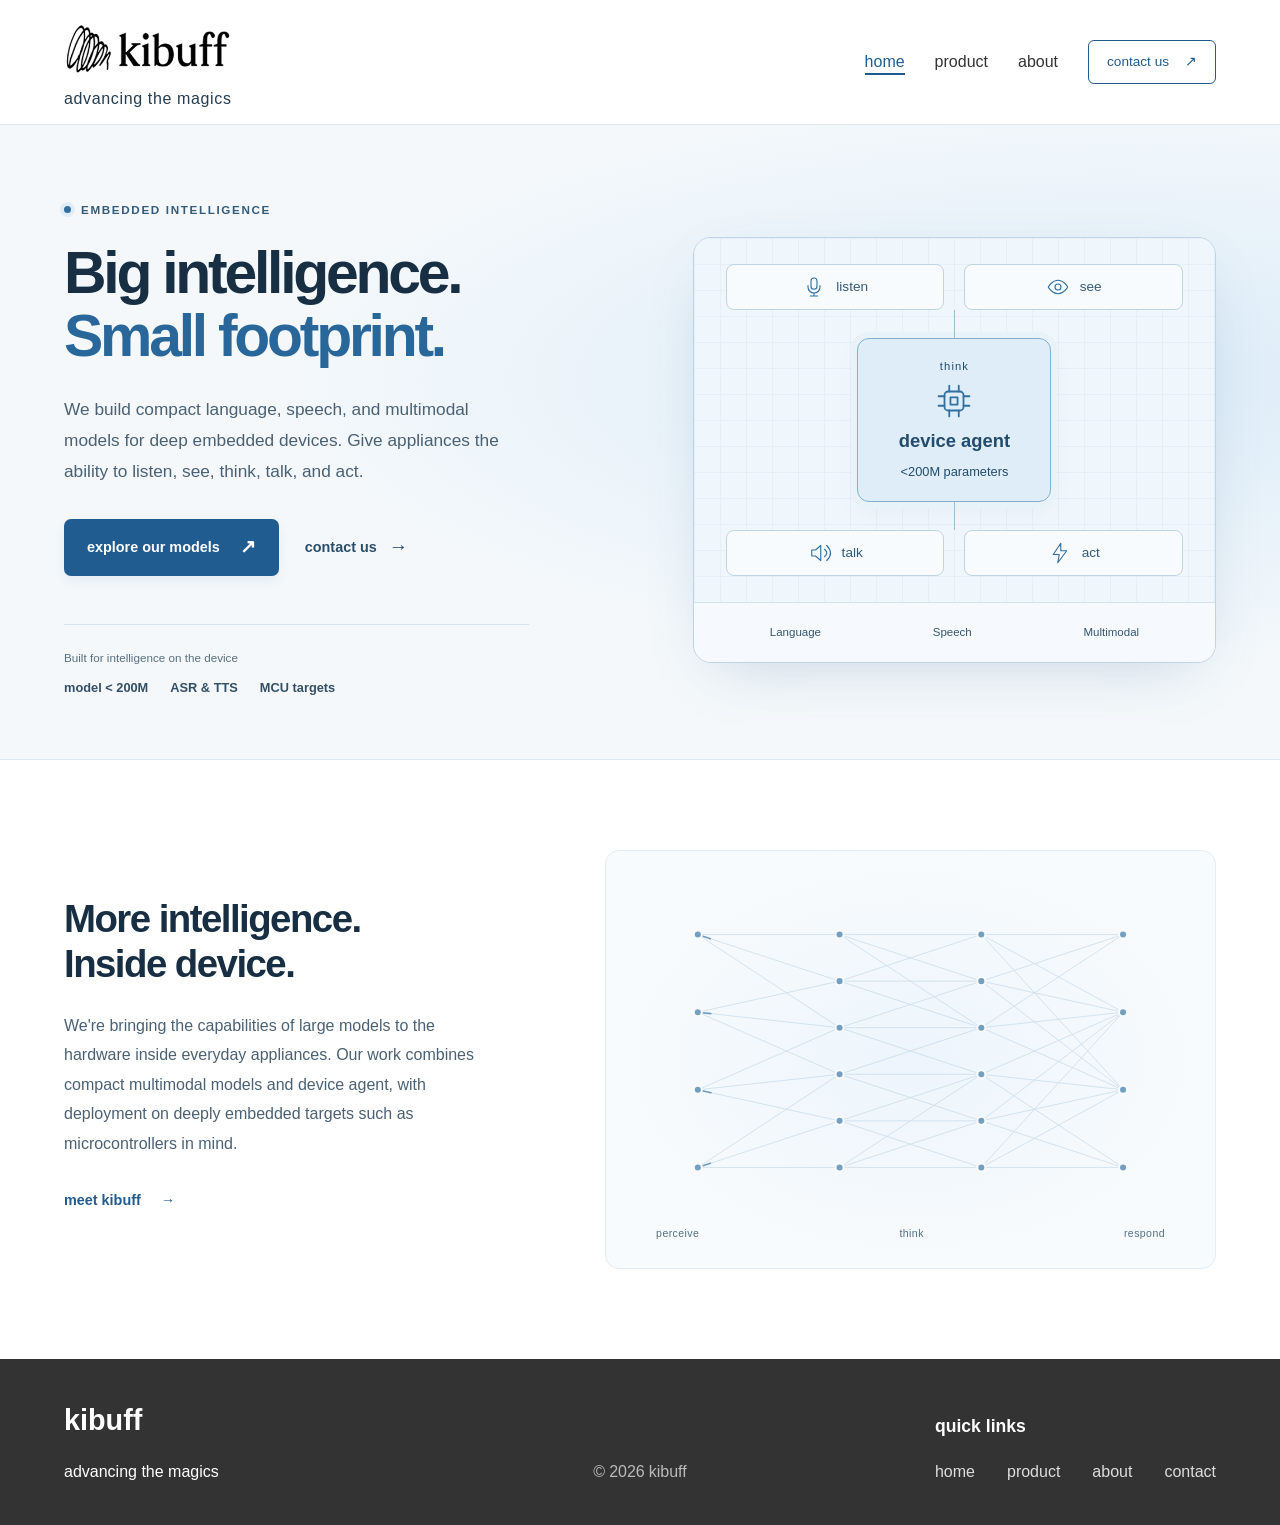
<file: index.html>
<!DOCTYPE html>
<html lang="en">
<head>
    <meta charset="UTF-8">
    <meta name="viewport" content="width=device-width, initial-scale=1.0">
    <title>kibuff - physical ai on fingertip</title>
    <meta name="description" content="kibuff builds device-agent LLMs under 200M parameters, compact ASR and TTS, and unified multimodal models for deeply embedded appliances and MCU targets.">
    <link rel="stylesheet" href="styles.css?v=37877d46c363">
</head>
<body class="site-page home-page">
    <header>
        <nav aria-label="Main navigation">
            <a href="index.html" class="logo" aria-label="kibuff home"><img src="logo.png" alt="kibuff" width="300" height="128"><span class="slogan">advancing the magics</span></a>
            <ul class="nav-links" id="primary-navigation">
                <li><a href="index.html" class="active" aria-current="page">home</a></li>
                <li><a href="product.html">product</a></li>
                <li><a href="about.html">about</a></li>
                <li><a href="mailto:dp@kibuff.com" class="nav-contact">contact us <span aria-hidden="true">↗</span></a></li>
            </ul>
            <button class="burger" type="button" aria-label="Open navigation" aria-expanded="false" aria-controls="primary-navigation">
                <span></span>
                <span></span>
                <span></span>
            </button>
        </nav>
    </header>

    <main>
        <section class="hero" aria-labelledby="hero-heading">
            <div class="hero-inner">
                <div class="hero-content">
                    <p class="hero-eyebrow"><span aria-hidden="true"></span> EMBEDDED INTELLIGENCE</p>
                    <h1 id="hero-heading">Big intelligence.<br><span>Small footprint.</span></h1>
                    <p class="hero-description">We build compact language, speech, and multimodal models for deep embedded devices. Give appliances the ability to listen, see, think, talk, and act.</p>
                    <div class="hero-actions">
                        <a href="product.html" class="hero-primary">explore our models <span aria-hidden="true">↗</span></a>
                        <a href="mailto:dp@kibuff.com" class="hero-secondary">contact us <span aria-hidden="true">→</span></a>
                    </div>
                    <div class="hero-industries">
                        <p>Built for intelligence on the device</p>
                        <ul aria-label="Technology focus">
                            <li>model &lt; 200M</li>
                            <li>ASR &amp; TTS</li>
                            <li>MCU targets</li>
                        </ul>
                    </div>
                </div>
                <figure class="hero-visual">
                    <div class="model-canvas">
                        <div class="device-diagram" role="img" aria-label="Listen and see feed a device agent that thinks, talks, and acts. Device-agent language models have fewer than 200 million parameters.">
                            <div class="modality-row" aria-hidden="true"><span><svg viewBox="0 0 32 32" fill="none" aria-hidden="true" focusable="false"><rect x="12" y="4" width="8" height="15" rx="4"/><path d="M8 14V16A8 8 0 0 0 24 16V14M16 24V28M11 28H21"/></svg>listen</span><span><svg viewBox="0 0 32 32" fill="none" aria-hidden="true" focusable="false"><path d="M3 16S8 7 16 7S29 16 29 16S24 25 16 25S3 16 3 16Z"/><circle cx="16" cy="16" r="4"/></svg>see</span></div>
                            <div class="device-core" aria-hidden="true"><span class="core-eyebrow">think</span><svg viewBox="0 0 32 32" fill="none" aria-hidden="true" focusable="false"><rect x="8" y="8" width="16" height="16" rx="3"/><path d="M12 3V8M20 3V8M12 24V29M20 24V29M3 12H8M3 20H8M24 12H29M24 20H29"/><path d="M13 13H19V19H13Z"/></svg><strong>device agent</strong><span class="core-detail">&lt;200M parameters</span></div>
                            <div class="modality-row" aria-hidden="true"><span><svg viewBox="0 0 32 32" fill="none" aria-hidden="true" focusable="false"><path d="M5 12H10L17 6V26L10 20H5ZM22 11Q28 16 22 21M25 6Q35 16 25 26"/></svg>talk</span><span><svg viewBox="0 0 32 32" fill="none" aria-hidden="true" focusable="false"><path d="M17 3L7 18H15L13 29L25 13H17Z"/></svg>act</span></div>
                        </div>
                        <div class="model-process"><span>Language</span><span>Speech</span><span>Multimodal</span></div>
                    </div>
                </figure>
            </div>
        </section>

        <section class="ai-section" aria-labelledby="ai-heading">
            <div class="ai-section-inner">
                <div class="ai-section-copy">
                    <h2 id="ai-heading">More intelligence.<br>Inside device.</h2>
                    <p>We're bringing the capabilities of large models to the hardware inside everyday appliances. Our work combines compact multimodal models and device agent, with deployment on deeply embedded targets such as microcontrollers in mind.</p>
                    <a href="about.html" class="text-link">meet kibuff <span aria-hidden="true">→</span></a>
                </div>
                <div class="network-visual" data-network-animation>
                    <svg class="network-art" viewBox="0 0 550 320" fill="none" aria-hidden="true" focusable="false" xmlns="http://www.w3.org/2000/svg">
                        <g class="network-connections"><path d="M65 45L205 45"/><path d="M65 45L205 91"/><path d="M65 45L205 137"/><path d="M65 121.667L205 137"/><path d="M65 121.667L205 91"/><path d="M65 121.667L205 183"/><path d="M65 198.333L205 183"/><path d="M65 198.333L205 229"/><path d="M65 198.333L205 137"/><path d="M65 275L205 275"/><path d="M65 275L205 229"/><path d="M65 275L205 183"/><path d="M205 45L345 45"/><path d="M205 45L345 91"/><path d="M205 45L345 137"/><path d="M205 91L345 91"/><path d="M205 91L345 45"/><path d="M205 91L345 137"/><path d="M205 137L345 137"/><path d="M205 137L345 91"/><path d="M205 137L345 183"/><path d="M205 183L345 183"/><path d="M205 183L345 137"/><path d="M205 183L345 229"/><path d="M205 229L345 229"/><path d="M205 229L345 183"/><path d="M205 229L345 275"/><path d="M205 275L345 275"/><path d="M205 275L345 229"/><path d="M205 275L345 183"/><path d="M345 45L485 45"/><path d="M345 45L485 121.667"/><path d="M345 45L485 198.333"/><path d="M345 91L485 121.667"/><path d="M345 91L485 45"/><path d="M345 91L485 198.333"/><path d="M345 137L485 121.667"/><path d="M345 137L485 198.333"/><path d="M345 137L485 45"/><path d="M345 183L485 198.333"/><path d="M345 183L485 121.667"/><path d="M345 183L485 275"/><path d="M345 229L485 198.333"/><path d="M345 229L485 275"/><path d="M345 229L485 121.667"/><path d="M345 275L485 275"/><path d="M345 275L485 198.333"/><path d="M345 275L485 121.667"/></g>
                        <g class="network-signals"><path class="network-pulse" pathLength="200" style="--signal-delay: 0s" d="M65 45L205 91L345 137L485 121.667"/><path class="network-pulse" pathLength="200" style="--signal-delay: -1.3s" d="M65 121.667L205 137L345 183L485 198.333"/><path class="network-pulse" pathLength="200" style="--signal-delay: -2.6s" d="M65 198.333L205 229L345 183L485 121.667"/><path class="network-pulse" pathLength="200" style="--signal-delay: -3.9s" d="M65 275L205 229L345 275L485 275"/></g>
                        <g class="network-nodes"><circle cx="65" cy="45" r="4"/><circle cx="65" cy="121.667" r="4"/><circle cx="65" cy="198.333" r="4"/><circle cx="65" cy="275" r="4"/><circle cx="205" cy="45" r="4"/><circle cx="205" cy="91" r="4"/><circle cx="205" cy="137" r="4"/><circle cx="205" cy="183" r="4"/><circle cx="205" cy="229" r="4"/><circle cx="205" cy="275" r="4"/><circle cx="345" cy="45" r="4"/><circle cx="345" cy="91" r="4"/><circle cx="345" cy="137" r="4"/><circle cx="345" cy="183" r="4"/><circle cx="345" cy="229" r="4"/><circle cx="345" cy="275" r="4"/><circle cx="485" cy="45" r="4"/><circle cx="485" cy="121.667" r="4"/><circle cx="485" cy="198.333" r="4"/><circle cx="485" cy="275" r="4"/></g>
                    </svg>
                    <div class="network-labels" aria-hidden="true"><span>perceive</span><span>think</span><span>respond</span></div>
                </div>
            </div>
        </section>
    </main>

    <footer>
        <div class="container">
            <div class="footer-content">
                <div class="footer-logo">
                    <h3>kibuff</h3>
                    <p>advancing the magics</p>
                </div>
                <div class="footer-links">
                    <h4>quick links</h4>
                    <ul aria-label="Footer links">
                        <li><a href="index.html">home</a></li>
                        <li><a href="product.html">product</a></li>
                        <li><a href="about.html">about</a></li>
                        <li><a href="mailto:dp@kibuff.com">contact</a></li>
                    </ul>
                </div>
                <p class="footer-copyright">&copy; <span data-current-year>2026</span> kibuff</p>
            </div>
        </div>
    </footer>

    <script src="scripts.js?v=52412045109c"></script>
</body>
</html>
</file>
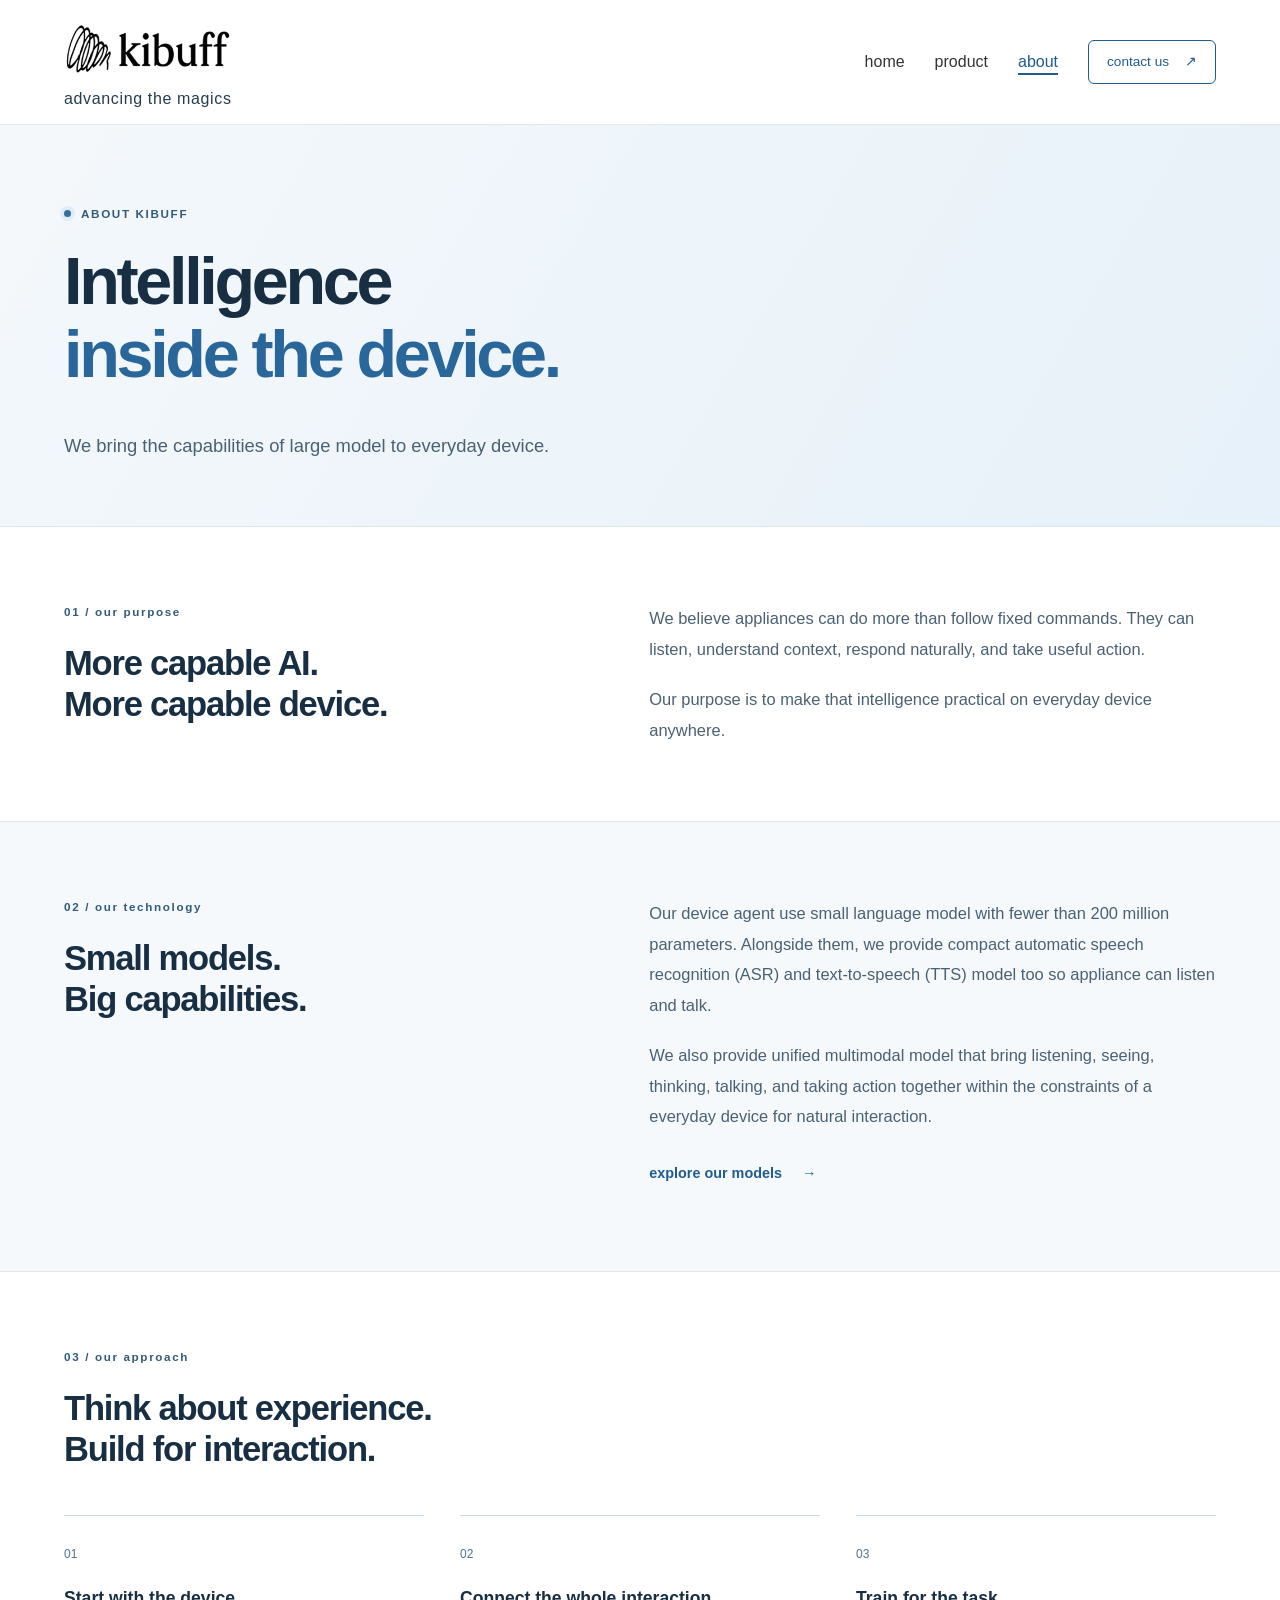
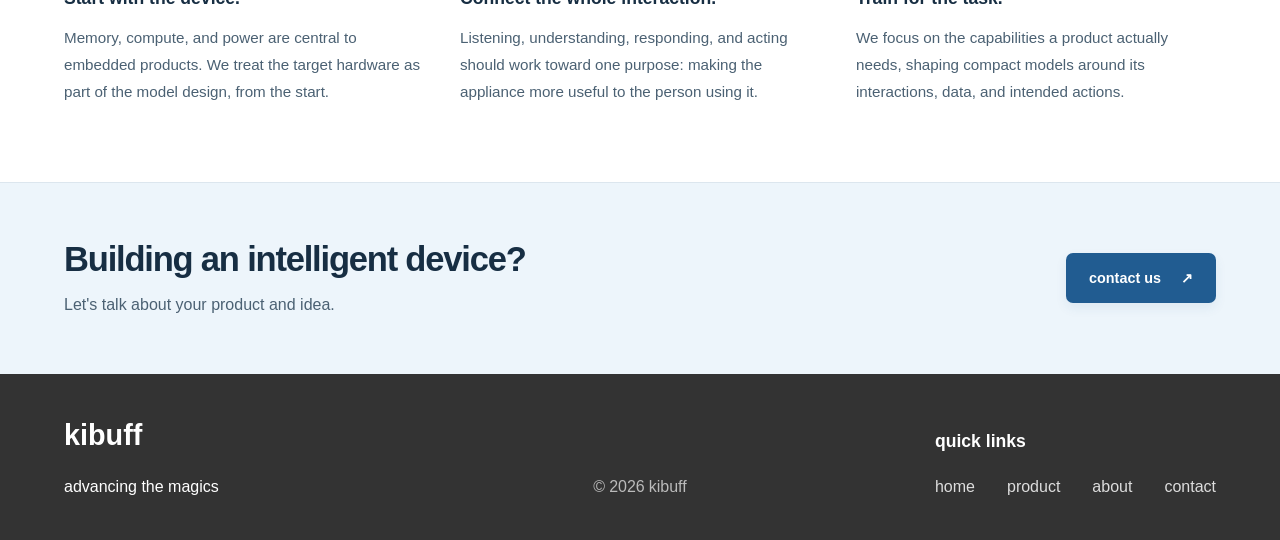
<file: about.html>
<!DOCTYPE html>
<html lang="en">
<head>
    <meta charset="UTF-8">
    <meta name="viewport" content="width=device-width, initial-scale=1.0">
    <title>kibuff - physical ai on fingertip</title>
    <meta name="description" content="kibuff is bringing large-model capabilities to deeply embedded appliances through compact device agents, speech models, and unified multimodal AI.">
    <link rel="stylesheet" href="styles.css?v=37877d46c363">
</head>
<body class="site-page about-page">
    <header>
        <nav aria-label="Main navigation">
            <a href="index.html" class="logo" aria-label="kibuff home"><img src="logo.png" alt="kibuff" width="300" height="128"><span class="slogan">advancing the magics</span></a>
            <ul class="nav-links" id="primary-navigation">
                <li><a href="index.html">home</a></li>
                <li><a href="product.html">product</a></li>
                <li><a href="about.html" class="active" aria-current="page">about</a></li>
                <li><a href="mailto:dp@kibuff.com" class="nav-contact">contact us <span aria-hidden="true">↗</span></a></li>
            </ul>
            <button class="burger" type="button" aria-label="Open navigation" aria-expanded="false" aria-controls="primary-navigation">
                <span></span>
                <span></span>
                <span></span>
            </button>
        </nav>
    </header>

    <main>
        <section class="about-intro" aria-labelledby="about-heading">
            <div class="editorial-container">
                <p class="hero-eyebrow"><span aria-hidden="true"></span> ABOUT KIBUFF</p>
                <h1 id="about-heading">Intelligence<br><span>inside the device.</span></h1>
                <div class="about-intro-bottom">
                    <p>We bring the capabilities of large model to everyday device.</p>
                </div>
            </div>
        </section>
        <section class="about-story" aria-labelledby="purpose-heading">
            <div class="editorial-container story-grid">
                <div><p class="section-eyebrow">01 / our purpose</p><h2 id="purpose-heading">More capable AI.<br>More capable device.</h2></div>
                <div class="story-copy">
                    <p>We believe appliances can do more than follow fixed commands. They can listen, understand context, respond naturally, and take useful action.</p>
                    <p>Our purpose is to make that intelligence practical on everyday device anywhere.</p>
                </div>
            </div>
        </section>
        <section class="about-focus" aria-labelledby="focus-heading">
            <div class="editorial-container story-grid">
                <div><p class="section-eyebrow">02 / our technology</p><h2 id="focus-heading">Small models.<br>Big capabilities.</h2></div>
                <div class="story-copy">
                    <p>Our device agent use small language model with fewer than 200 million parameters. Alongside them, we provide compact automatic speech recognition (ASR) and text-to-speech (TTS) model too so appliance can listen and talk.</p>
                    <p>We also provide unified multimodal model that bring listening, seeing, thinking, talking, and taking action together within the constraints of a everyday device for natural interaction.</p>
                    <a href="product.html" class="text-link">explore our models <span aria-hidden="true">→</span></a>
                </div>
            </div>
        </section>
        <section class="about-approach" aria-labelledby="approach-heading">
            <div class="editorial-container">
                <p class="section-eyebrow">03 / our approach</p>
                <h2 id="approach-heading">Think about experience.<br>Build for interaction.</h2>
                <div class="principles-grid">
                    <article><span class="principle-number">01</span><h3>Start with the device.</h3><p>Memory, compute, and power are central to embedded products. We treat the target hardware as part of the model design, from the start.</p></article>
                    <article><span class="principle-number">02</span><h3>Connect the whole interaction.</h3><p>Listening, understanding, responding, and acting should work toward one purpose: making the appliance more useful to the person using it.</p></article>
                    <article><span class="principle-number">03</span><h3>Train for the task.</h3><p>We focus on the capabilities a product actually needs, shaping compact models around its interactions, data, and intended actions.</p></article>
                </div>
            </div>
        </section>
        <section class="about-contact" aria-labelledby="contact-heading">
            <div class="editorial-container">
                <div><h2 id="contact-heading">Building an intelligent device?</h2><p>Let's talk about your product and idea.</p></div>
                <a href="mailto:dp@kibuff.com" class="hero-primary">contact us <span aria-hidden="true">↗</span></a>
            </div>
        </section>
    </main>

    <footer>
        <div class="container">
            <div class="footer-content">
                <div class="footer-logo">
                    <h3>kibuff</h3>
                    <p>advancing the magics</p>
                </div>
                <div class="footer-links">
                    <h4>quick links</h4>
                    <ul aria-label="Footer links">
                        <li><a href="index.html">home</a></li>
                        <li><a href="product.html">product</a></li>
                        <li><a href="about.html">about</a></li>
                        <li><a href="mailto:dp@kibuff.com">contact</a></li>
                    </ul>
                </div>
                <p class="footer-copyright">&copy; <span data-current-year>2026</span> kibuff</p>
            </div>
        </div>
    </footer>

    <script src="scripts.js?v=52412045109c"></script>
</body>
</html>
</file>
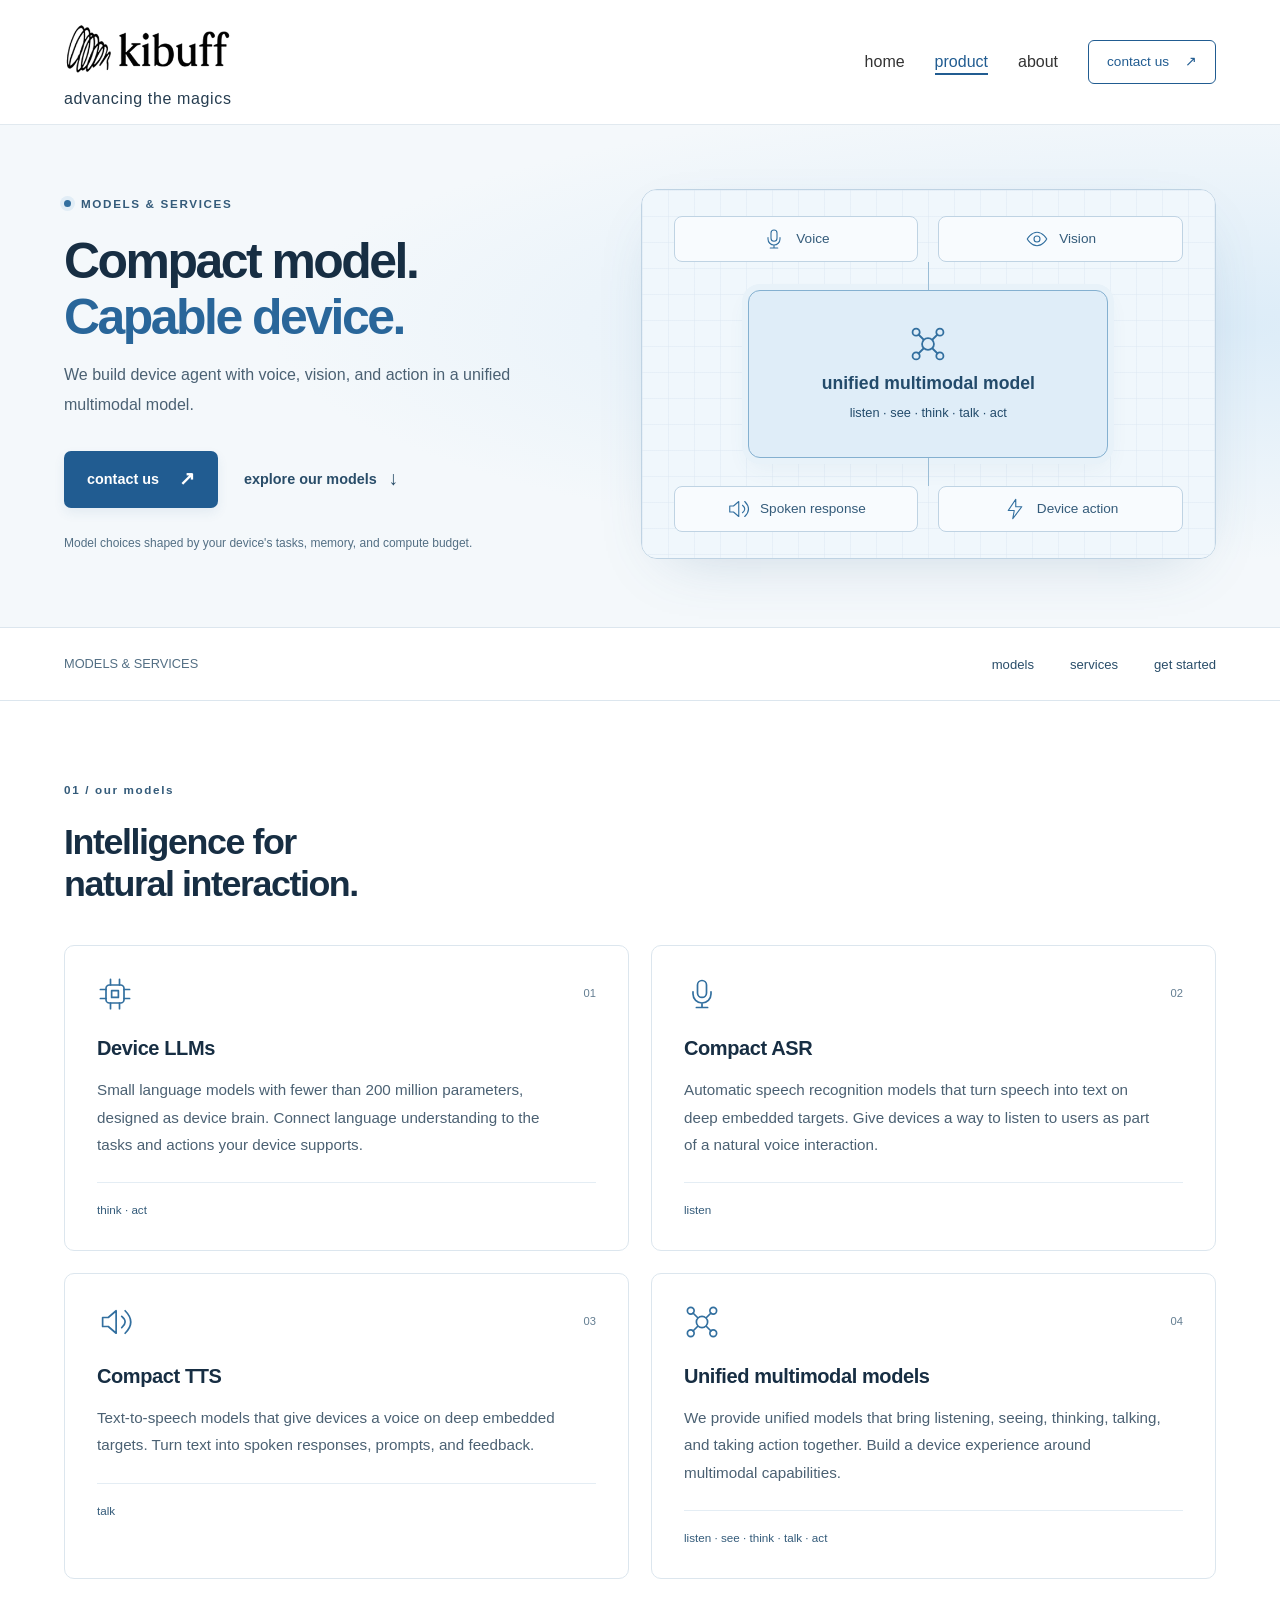
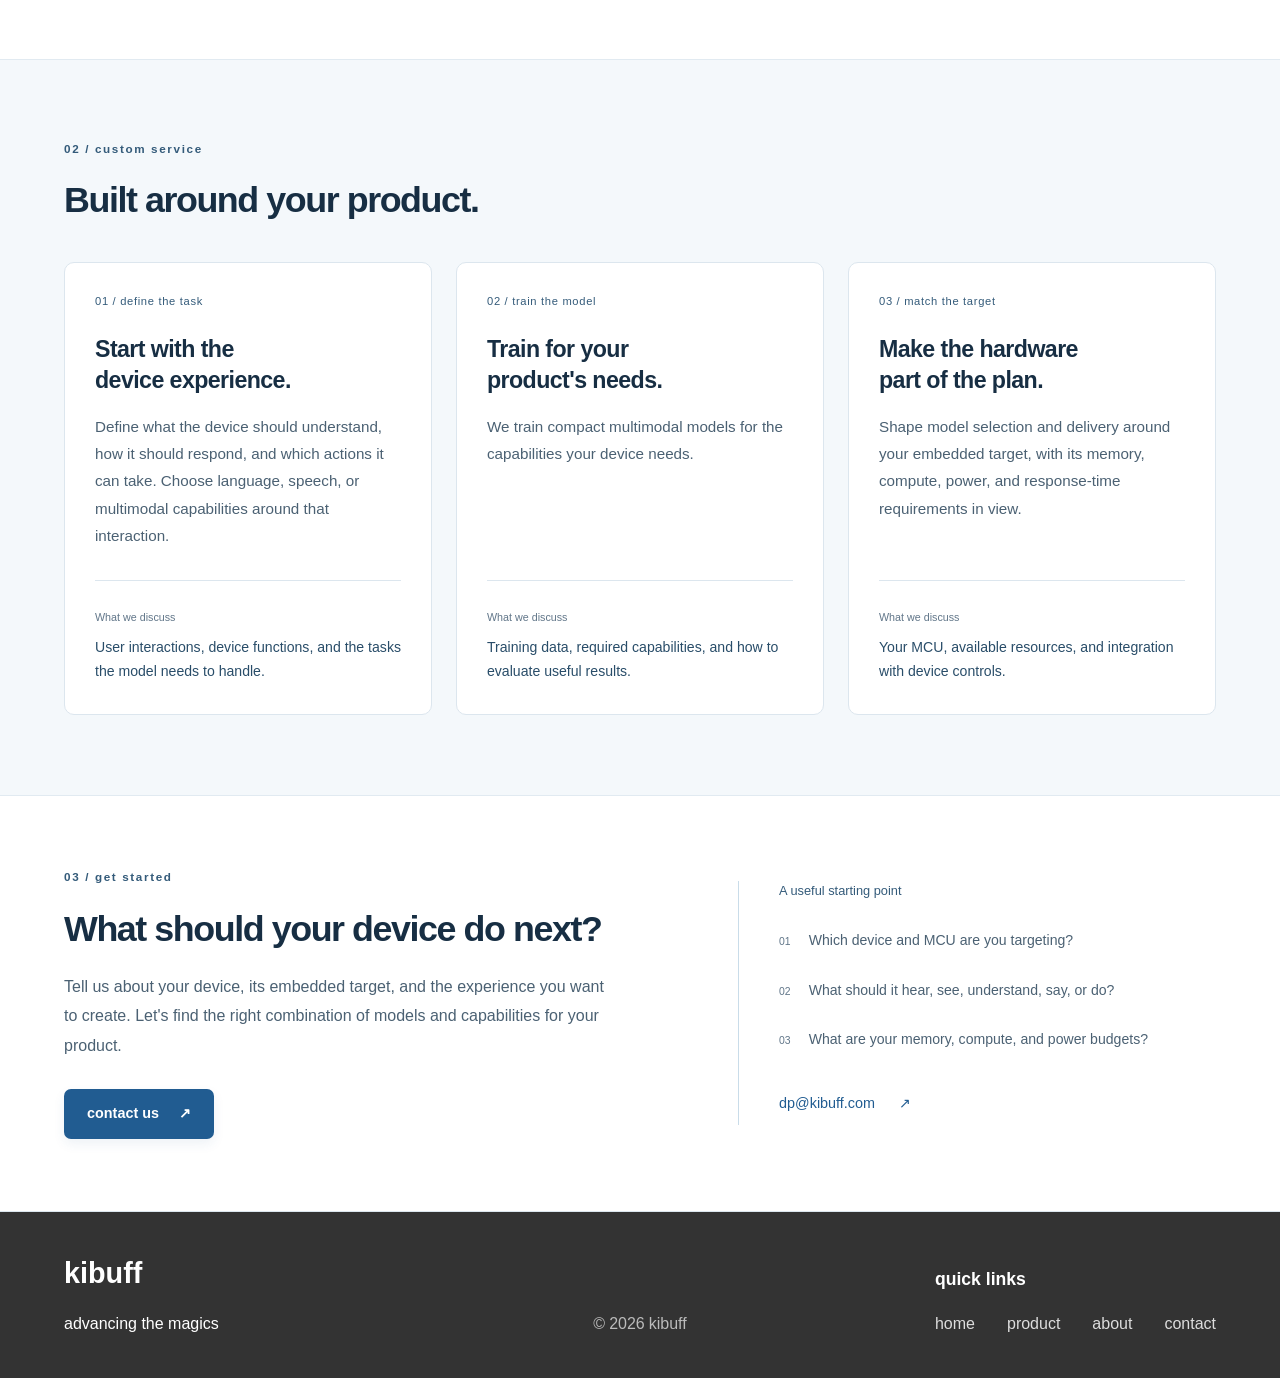
<file: product.html>
<!DOCTYPE html>
<html lang="en">
<head>
    <meta charset="UTF-8">
    <meta name="viewport" content="width=device-width, initial-scale=1.0">
    <title>kibuff - physical ai on fingertip</title>
    <meta name="description" content="Explore device-agent LLMs under 200M parameters, embedded ASR and TTS, unified multimodal models, and custom model training for intelligent appliances.">
    <link rel="stylesheet" href="styles.css?v=37877d46c363">
</head>
<body class="site-page product-page">
    <header>
        <nav aria-label="Main navigation">
            <a href="index.html" class="logo" aria-label="kibuff home"><img src="logo.png" alt="kibuff" width="300" height="128"><span class="slogan">advancing the magics</span></a>
            <ul class="nav-links" id="primary-navigation">
                <li><a href="index.html">home</a></li>
                <li><a href="product.html" class="active" aria-current="page">product</a></li>
                <li><a href="about.html">about</a></li>
                <li><a href="mailto:dp@kibuff.com" class="nav-contact">contact us <span aria-hidden="true">↗</span></a></li>
            </ul>
            <button class="burger" type="button" aria-label="Open navigation" aria-expanded="false" aria-controls="primary-navigation">
                <span></span>
                <span></span>
                <span></span>
            </button>
        </nav>
    </header>

    <main>
        <section class="product-intro" aria-labelledby="product-heading">
            <div class="product-container product-intro-grid">
                <div class="product-intro-copy">
                    <p class="hero-eyebrow"><span aria-hidden="true"></span> MODELS &amp; SERVICES</p>
                    <h1 id="product-heading">Compact model.<br><span>Capable device.</span></h1>
                    <p class="product-intro-description">We build device agent with voice, vision, and action in a unified multimodal model.</p>
                    <div class="hero-actions">
                        <a href="mailto:dp@kibuff.com" class="hero-primary">contact us <span aria-hidden="true">↗</span></a>
                        <a href="#models" class="hero-secondary">explore our models <span aria-hidden="true">↓</span></a>
                    </div>
                    <p class="product-context">Model choices shaped by your device's tasks, memory, and compute budget.</p>
                </div>
                <figure class="architecture-figure">
                    <div class="multimodal-diagram" role="img" aria-label="A unified multimodal model connects voice and visual input with understanding, spoken responses, and device actions.">
                        <div class="model-io" aria-hidden="true"><span><svg viewBox="0 0 32 32" fill="none" aria-hidden="true" focusable="false"><rect x="12" y="4" width="8" height="15" rx="4"/><path d="M8 14V16A8 8 0 0 0 24 16V14M16 24V28M11 28H21"/></svg>Voice</span><span><svg viewBox="0 0 32 32" fill="none" aria-hidden="true" focusable="false"><path d="M3 16S8 7 16 7S29 16 29 16S24 25 16 25S3 16 3 16Z"/><circle cx="16" cy="16" r="4"/></svg>Vision</span></div>
                        <div class="unified-core" aria-hidden="true"><svg viewBox="0 0 32 32" fill="none" aria-hidden="true" focusable="false"><circle cx="16" cy="16" r="5"/><circle cx="6" cy="6" r="3"/><circle cx="26" cy="6" r="3"/><circle cx="6" cy="26" r="3"/><circle cx="26" cy="26" r="3"/><path d="M8 8L12 12M20 12L24 8M8 24L12 20M20 20L24 24"/></svg><strong>unified multimodal model</strong><span>listen · see · think · talk · act</span></div>
                        <div class="model-io" aria-hidden="true"><span><svg viewBox="0 0 32 32" fill="none" aria-hidden="true" focusable="false"><path d="M5 12H10L17 6V26L10 20H5ZM22 11Q28 16 22 21M25 6Q35 16 25 26"/></svg>Spoken response</span><span><svg viewBox="0 0 32 32" fill="none" aria-hidden="true" focusable="false"><path d="M17 3L7 18H15L13 29L25 13H17Z"/></svg>Device action</span></div>
                    </div>
                </figure>
            </div>
        </section>

        <div class="product-section-nav" role="navigation" aria-label="On this page">
            <div class="product-container"><span>MODELS &amp; SERVICES</span><a href="#models">models</a><a href="#services">services</a><a href="#get-started">get started</a></div>
        </div>

        <section class="capabilities-section" id="models" aria-labelledby="models-heading">
            <div class="product-container">
                <div class="product-section-heading"><div><p class="section-eyebrow">01 / our models</p><h2 id="models-heading">Intelligence for<br>natural interaction.</h2></div></div>
                <div class="capabilities-grid">
                    <article class="capability">
                        <div class="capability-top"><svg viewBox="0 0 32 32" fill="none" aria-hidden="true" focusable="false"><rect x="8" y="8" width="16" height="16" rx="3"/><path d="M12 3V8M20 3V8M12 24V29M20 24V29M3 12H8M3 20H8M24 12H29M24 20H29"/><path d="M13 13H19V19H13Z"/></svg><span>01</span></div>
                        <h3>Device LLMs</h3><p>Small language models with fewer than 200 million parameters, designed as device brain. Connect language understanding to the tasks and actions your device supports.</p><span class="capability-outcome">think · act</span>
                    </article>
                    <article class="capability">
                        <div class="capability-top"><svg viewBox="0 0 32 32" fill="none" aria-hidden="true" focusable="false"><rect x="12" y="4" width="8" height="15" rx="4"/><path d="M8 14V16A8 8 0 0 0 24 16V14M16 24V28M11 28H21"/></svg><span>02</span></div>
                        <h3>Compact ASR</h3><p>Automatic speech recognition models that turn speech into text on deep embedded targets. Give devices a way to listen to users as part of a natural voice interaction.</p><span class="capability-outcome">listen</span>
                    </article>
                    <article class="capability">
                        <div class="capability-top"><svg viewBox="0 0 32 32" fill="none" aria-hidden="true" focusable="false"><path d="M5 12H10L17 6V26L10 20H5ZM22 11Q28 16 22 21M25 6Q35 16 25 26"/></svg><span>03</span></div>
                        <h3>Compact TTS</h3><p>Text-to-speech models that give devices a voice on deep embedded targets. Turn text into spoken responses, prompts, and feedback.</p><span class="capability-outcome">talk</span>
                    </article>
                    <article class="capability">
                        <div class="capability-top"><svg viewBox="0 0 32 32" fill="none" aria-hidden="true" focusable="false"><circle cx="16" cy="16" r="5"/><circle cx="6" cy="6" r="3"/><circle cx="26" cy="6" r="3"/><circle cx="6" cy="26" r="3"/><circle cx="26" cy="26" r="3"/><path d="M8 8L12 12M20 12L24 8M8 24L12 20M20 20L24 24"/></svg><span>04</span></div>
                        <h3>Unified multimodal models</h3><p>We provide unified models that bring listening, seeing, thinking, talking, and taking action together. Build a device experience around multimodal capabilities.</p><span class="capability-outcome">listen · see · think · talk · act</span>
                    </article>
                </div>
            </div>
        </section>

        <section class="applications-section" id="services" aria-labelledby="services-heading">
            <div class="product-container">
                <div class="product-section-heading"><div><p class="section-eyebrow">02 / custom service</p><h2 id="services-heading">Built around your product.</h2></div></div>
                <div class="application-grid">
                    <article class="application-card"><span class="application-index">01 / define the task</span><h3>Start with the<br>device experience.</h3><p>Define what the device should understand, how it should respond, and which actions it can take. Choose language, speech, or multimodal capabilities around that interaction.</p><div class="application-example"><span>What we discuss</span><p>User interactions, device functions, and the tasks the model needs to handle.</p></div></article>
                    <article class="application-card"><span class="application-index">02 / train the model</span><h3>Train for your<br>product's needs.</h3><p>We train compact multimodal models for the capabilities your device needs.</p><div class="application-example"><span>What we discuss</span><p>Training data, required capabilities, and how to evaluate useful results.</p></div></article>
                    <article class="application-card"><span class="application-index">03 / match the target</span><h3>Make the hardware<br>part of the plan.</h3><p>Shape model selection and delivery around your embedded target, with its memory, compute, power, and response-time requirements in view.</p><div class="application-example"><span>What we discuss</span><p>Your MCU, available resources, and integration with device controls.</p></div></article>
                </div>
            </div>
        </section>

        <section class="product-next" id="get-started" aria-labelledby="next-heading">
            <div class="product-container product-next-grid">
                <div><p class="section-eyebrow">03 / get started</p><h2 id="next-heading">What should your device do next?</h2><p>Tell us about your device, its embedded target, and the experience you want to create. Let's find the right combination of models and capabilities for your product.</p><a href="mailto:dp@kibuff.com" class="hero-primary">contact us <span aria-hidden="true">↗</span></a></div>
                <div class="conversation-guide"><h3>A useful starting point</h3><ul><li><span>01</span> Which device and MCU are you targeting?</li><li><span>02</span> What should it hear, see, understand, say, or do?</li><li><span>03</span> What are your memory, compute, and power budgets?</li></ul><a href="mailto:dp@kibuff.com">dp@kibuff.com <span aria-hidden="true">↗</span></a></div>
            </div>
        </section>
    </main>

    <footer>
        <div class="container">
            <div class="footer-content">
                <div class="footer-logo">
                    <h3>kibuff</h3>
                    <p>advancing the magics</p>
                </div>
                <div class="footer-links">
                    <h4>quick links</h4>
                    <ul aria-label="Footer links">
                        <li><a href="index.html">home</a></li>
                        <li><a href="product.html">product</a></li>
                        <li><a href="about.html">about</a></li>
                        <li><a href="mailto:dp@kibuff.com">contact</a></li>
                    </ul>
                </div>
                <p class="footer-copyright">&copy; <span data-current-year>2026</span> kibuff</p>
            </div>
        </div>
    </footer>

    <script src="scripts.js?v=52412045109c"></script>
</body>
</html>
</file>
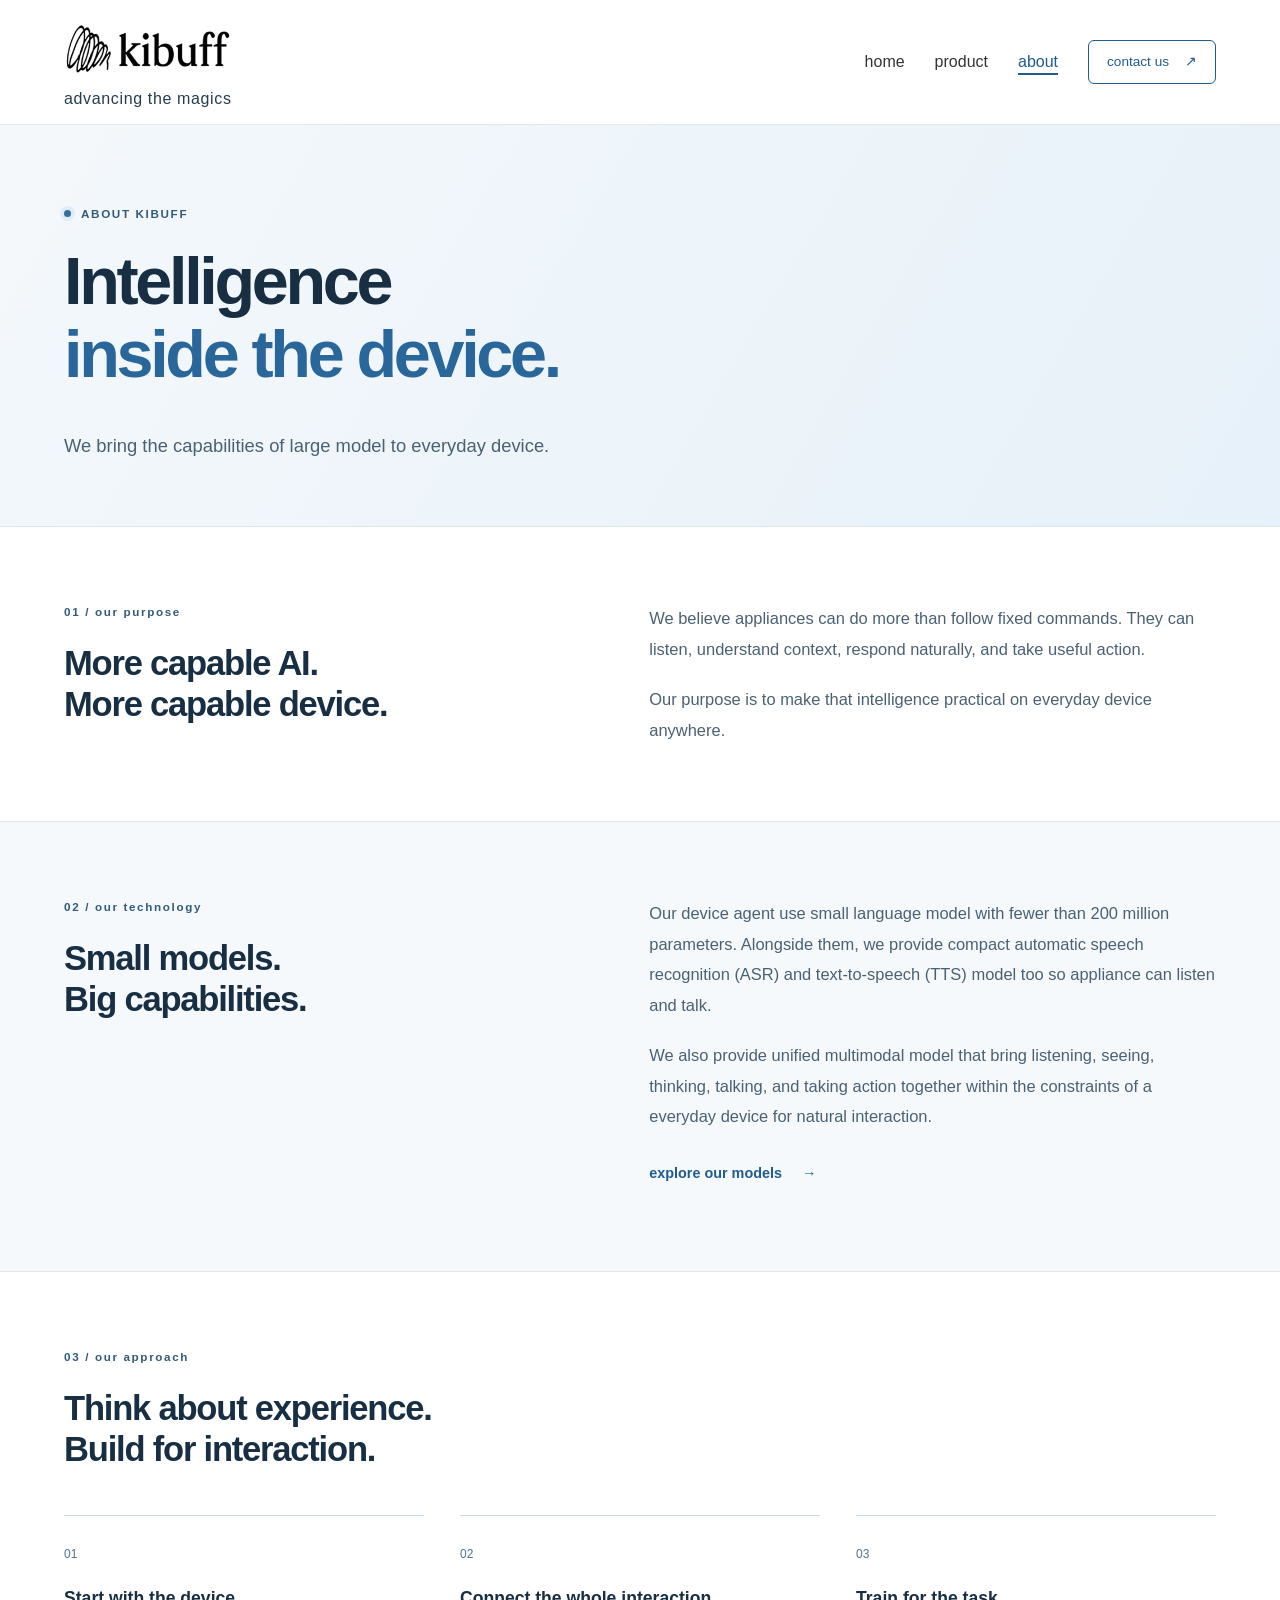
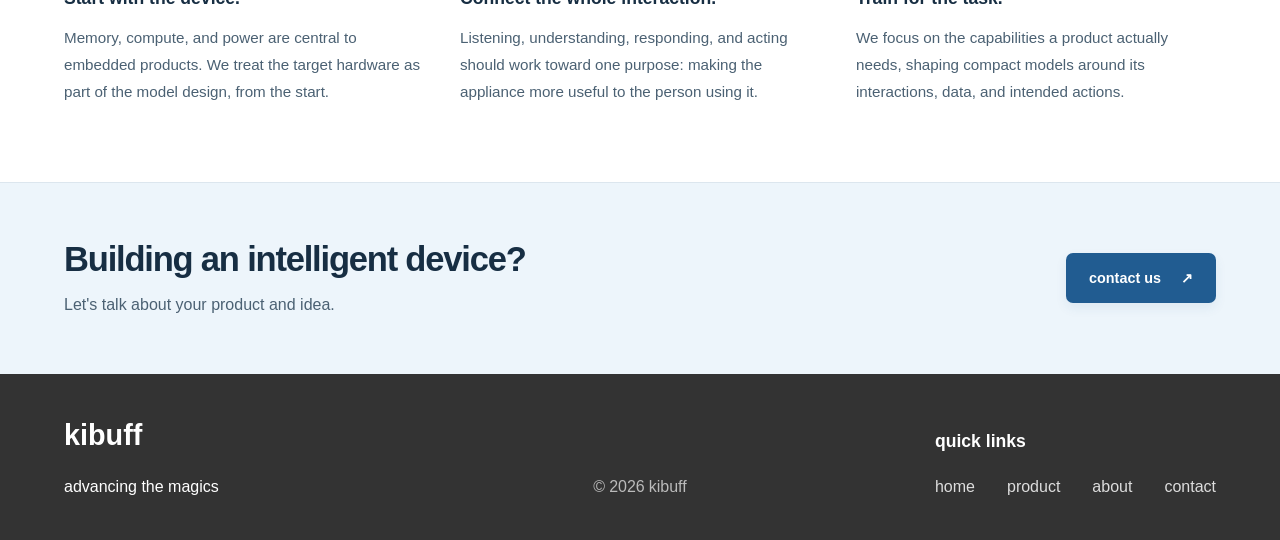
<file: update.html>
<!DOCTYPE html>
<html lang="en">
<head>
    <meta charset="UTF-8">
    <meta name="viewport" content="width=device-width, initial-scale=1.0">
    <meta http-equiv="refresh" content="0; url=about.html">
    <meta name="robots" content="noindex">
    <link rel="canonical" href="https://kibuff.com/about.html">
    <title>kibuff - physical ai on fingertip</title>
</head>
<body>
    <p>Get to know kibuff on our <a href="about.html">about page</a>.</p>
</body>
</html>
</file>
<file: styles.css>
/* Global Styles */
* {
    margin: 0;
    padding: 0;
    box-sizing: border-box;
    font-family: 'Segoe UI', Tahoma, Geneva, Verdana, sans-serif;
}

body {
    background-color: #f8f9fa;
    color: #333;
    line-height: 1.6;
}

.container {
    width: 90%;
    max-width: 1200px;
    margin: 0 auto;
    padding: 0 20px;
}

a {
    text-decoration: none;
    color: #9bcbfa;
    transition: color 0.3s ease;
}

a:hover {
    color: #9bcbfa;
}

/* Header & Navigation */
header {
    background-color: #fff;
    box-shadow: 0 2px 10px rgba(0, 0, 0, 0.1);
    position: fixed;
    width: 100%;
    top: 0;
    z-index: 1000;
}

nav {
    display: flex;
    justify-content: space-between;
    align-items: center;
    padding: 20px 5%;
}

.logo {
    display: flex;
    flex-direction: column;
    align-items: flex-start;
    text-align: left;
}

.logo img {
    margin-bottom: 1px;
    height: 60px;
}

.logo .slogan {
    font-size: 0.9rem;
    color: #333;
    font-weight: 400;
    font-family: inherit;
    margin-top: 1px;
    letter-spacing: 0.5px;
}

.nav-links {
    display: flex;
    list-style: none;
}

.nav-links li {
    margin-left: 30px;
}

.nav-links a {
    color: #333;
    font-weight: 500;
    position: relative;
}

.nav-links a.active {
    color: #9bcbfa;
}

.nav-links a.active::after {
    content: '';
    position: absolute;
    width: 100%;
    height: 2px;
    background-color: #9bcbfa;
    bottom: -5px;
    left: 0;
}

.burger {
    display: none;
    cursor: pointer;
}

.burger div {
    width: 25px;
    height: 3px;
    background-color: #333;
    margin: 5px;
    transition: all 0.3s ease;
}

/* Shared site shell and homepage hero */
.site-page header {
    position: sticky;
    border-bottom: 1px solid #e1e9ef;
    box-shadow: none;
}

.site-page nav {
    max-width: 1440px;
    margin: 0 auto;
    padding: 14px 5%;
}

.site-page .logo img { width: 168px; height: auto; filter: grayscale(1) brightness(0.35) contrast(1.25); }
.site-page .logo .slogan { font-size: 1rem; line-height: 1.4; color: #263d50; font-weight: 500; letter-spacing: 0.04em; }
.site-page .nav-links a.active { color: #215c91; }
.site-page .nav-links a.active::after { background-color: #215c91; }
.site-page .nav-links a:hover { color: #215c91; }

.site-page a:focus-visible,
.site-page button:focus-visible {
    outline: 3px solid #215c91;
    outline-offset: 6px;
}

.hero {
    position: relative;
    padding: 76px 0 60px;
    background: radial-gradient(ellipse at 87% 40%, #dcecf8 0, transparent 54%), #f4f8fb;
    color: #172e43;
    border-bottom: 1px solid #dce6ee;
}

.hero-inner {
    width: 90%;
    max-width: 1296px;
    margin: 0 auto;
    display: grid;
    grid-template-columns: 1.08fr 1fr;
    align-items: center;
    gap: clamp(32px, 5vw, 80px);
}

.hero-content { min-width: 0; }

.hero-eyebrow {
    display: flex;
    align-items: center;
    gap: 10px;
    margin-bottom: 22px;
    color: #345b7a;
    font-size: 0.73rem;
    font-weight: 600;
    line-height: 1.5;
    letter-spacing: 0.14em;
    text-transform: uppercase;
}

.hero-eyebrow > span {
    width: 7px;
    height: 7px;
    border-radius: 50%;
    background: #326f9f;
    box-shadow: 0 0 0 4px #e1edf6;
}

.hero-content h1 {
    font-size: clamp(3rem, 4.6vw, 4.5rem);
    font-weight: 600;
    line-height: 1.08;
    letter-spacing: -0.055em;
    margin-bottom: 26px;
}

.hero-content h1 span { color: #29669a; }

.hero-description {
    max-width: 465px;
    color: #4b6173;
    font-size: 1.08rem;
    line-height: 1.8;
}

.hero-actions {
    display: flex;
    align-items: center;
    flex-wrap: wrap;
    gap: 20px 26px;
    margin-top: 32px;
}

.hero-primary,
.hero-secondary {
    display: inline-flex;
    align-items: center;
    justify-content: center;
    gap: 20px;
    min-height: 50px;
    font-size: 0.9rem;
    font-weight: 600;
}

.hero-primary {
    padding: 13px 23px;
    border-radius: 7px;
    background: #215c91;
    color: #fff;
    box-shadow: 0 5px 12px #215c9114;
    transition: background-color 0.2s ease;
}

.hero-primary:hover { background: #17466f; color: #fff; }
.hero-secondary { color: #294d69; gap: 12px; }
.hero-secondary:hover { color: #172e43; text-decoration: underline; text-underline-offset: 5px; }
.hero-actions a > span { font-size: 1.2rem; }

.hero-industries {
    margin-top: 48px;
    padding-top: 24px;
    border-top: 1px solid #d7e2eb;
    max-width: 465px;
}

.hero-industries p {
    color: #596f80;
    font-size: 0.73rem;
    margin-bottom: 11px;
}

.hero-industries ul {
    display: flex;
    flex-wrap: wrap;
    gap: 8px 22px;
    list-style: none;
    color: #344f65;
    font-size: 0.8rem;
    font-weight: 600;
}

.hero-visual { min-width: 0; }

.model-canvas {
    border: 1px solid #bfd3e3;
    border-radius: 18px;
    background: #ecf4fb;
    overflow: hidden;
    box-shadow: 0 20px 60px -24px #3b6a9145;
}

.model-topline {
    display: flex;
    align-items: center;
    justify-content: space-between;
    gap: 12px;
    padding: 22px 26px;
    border-bottom: 1px solid #d2e2ef;
    background: #f6faff;
}

.model-label { color: #5a7287; font-size: 0.66rem; letter-spacing: 0.02em; }

.model-process {
    display: flex;
    justify-content: space-between;
    gap: 12px;
    padding: 20px 26px;
    border-top: 1px solid #d2e2ef;
    background: #f6faff;
    font-size: 0.72rem;
    color: #36566f;
}

.model-process b { color: #657e92; font-size: 0.6rem; font-weight: 400; margin-right: 7px; }
.hero-visual figcaption { margin: 16px 4px 0; color: #536f84; font-size: 0.68rem; }
.hero-visual figcaption span { color: #657b8c; margin-left: 4px; }

@media screen and (max-width: 1000px) {
    .hero-inner { gap: 30px; }
    .hero-content h1 { font-size: clamp(2.6rem, 5vw, 3.5rem); }
    .hero-actions { gap: 12px 20px; }
    .model-topline, .model-process { padding: 18px; }
    .model-process { gap: 8px; font-size: 0.65rem; }
    .model-process b { margin-right: 4px; }
}

@media screen and (max-width: 768px) {
    .site-page nav { padding: 12px 6%; }
    .site-page .logo img { width: 140px; height: auto; }
    .site-page .logo .slogan { font-size: 0.835rem; }
    .site-page .burger {
        display: flex;
        flex-direction: column;
        justify-content: center;
        gap: 5px;
        width: 44px;
        height: 44px;
        padding: 10px;
        background: transparent;
        border: 1px solid #d7e2eb;
        border-radius: 6px;
    }
    .site-page .burger span { display: block; width: 22px; height: 2px; background: #294d69; }
    .site-page .nav-links {
        display: none;
        top: 100%;
        right: 0;
        width: 100%;
        height: auto;
        padding: 12px 6% 22px;
        align-items: stretch;
        transform: none;
        transition: none;
        border-bottom: 1px solid #d7e2eb;
        box-shadow: 0 12px 20px #172e4310;
    }
    .site-page .nav-links.nav-active { display: flex; }
    .site-page .nav-links li { margin: 0; }
    .site-page .nav-links a { display: block; padding: 12px; }
    .site-page .nav-links a.active::after { display: none; }
    .site-page .nav-links a.active { background: #edf5fc; border-radius: 6px; }
    .hero { padding: 48px 0 36px; }
    .hero-inner { width: 88%; grid-template-columns: 1fr; gap: 36px; }
    .hero-content h1 { font-size: clamp(2.65rem, 8.7vw, 4.25rem); }
    .hero-eyebrow { font-size: 0.65rem; margin-bottom: 22px; }
    .hero-description { font-size: 1rem; }
    .hero-industries { margin-top: 30px; padding-top: 20px; }
    .hero-actions { margin-top: 26px; }
    .hero-visual { width: 100%; max-width: 520px; justify-self: center; }
    .hero-visual figcaption { font-size: 0.63rem; }
}

@media screen and (max-width: 380px) {
    .hero-actions { align-items: stretch; flex-direction: column; gap: 8px; }
    .hero-industries ul { gap: 8px 16px; font-size: 0.75rem; }
    .model-topline, .model-process { padding: 15px 12px; }
    .model-process { gap: 6px; }
}

/* Shared footer: links align with the brand's slogan. */
footer { background-color: #333; color: #fff; padding: 44px 0 32px; }
footer > .container { max-width: 1296px; padding: 0; }
.footer-content { display: grid; grid-template-columns: minmax(0, 1fr) auto minmax(0, 1fr); align-items: end; gap: 24px; }
.footer-logo { grid-column: 1; grid-row: 1; }
.footer-links { grid-column: 3; grid-row: 1; justify-self: end; }
.footer-logo h3 { font-size: 1.8rem; line-height: 1.2; margin-bottom: 12px; }
.footer-logo p { display: flex; align-items: center; min-height: 44px; font-size: 1rem; }
.footer-links h4 { font-size: 1.1rem; line-height: 1.2; margin-bottom: 12px; }
.footer-links ul { display: flex; align-items: center; gap: 32px; list-style: none; min-height: 44px; }
.footer-links a { display: inline-flex; align-items: center; min-height: 44px; color: #ddd; font-size: 1rem; }
.footer-links a:hover { color: #9bcbfa; }
.footer-links a:focus-visible { outline-color: #9bcbfa; }
.footer-copyright { grid-column: 2; grid-row: 1; display: flex; align-items: center; justify-content: center; gap: 0.25em; min-height: 44px; color: #bbb; font-size: 1rem; white-space: nowrap; }
@media screen and (max-width: 900px) {
    .footer-content { grid-template-columns: 1fr auto; }
    .footer-links { grid-column: 2; }
    .footer-copyright { grid-column: 1 / -1; grid-row: 2; font-size: 0.85rem; }
}
@media screen and (max-width: 600px) {
    footer > .container { width: 88%; }
    .footer-content { grid-template-columns: 1fr; gap: 24px; }
    .footer-links { grid-column: 1; grid-row: 2; justify-self: stretch; }
    .footer-copyright { grid-row: 3; }
    .footer-links ul { gap: 16px; justify-content: space-between; }
    .footer-links a { font-size: 0.875rem; }
}

/* Responsive Design */
@media screen and (max-width: 768px) {
    .nav-links {
        position: absolute;
        right: 0;
        height: 92vh;
        top: 8vh;
        background-color: white;
        display: flex;
        flex-direction: column;
        align-items: center;
        width: 50%;
        transform: translateX(100%);
        transition: transform 0.5s ease-in;
        box-shadow: -5px 0 10px rgba(0, 0, 0, 0.2);
    }
}
/* Navigation shared by home, product, and about. */
.site-page .nav-links { align-items: center; }
.site-page .logo { color: #333; flex-shrink: 0; }
.site-page .nav-links .nav-contact {
    display: inline-flex;
    align-items: center;
    justify-content: center;
    gap: 16px;
    padding: 10px 18px;
    min-height: 44px;
    border: 1px solid #215c91;
    border-radius: 6px;
    color: #215c91;
    font-size: 0.85rem;
}
.site-page .nav-links .nav-contact:hover { background: #215c91; color: #fff; }

/* A quiet connection to kibuff's AI roots, below the product introduction. */
.ai-section { padding: 90px 0; background: #fff; color: #172e43; }
.ai-section-inner {
    width: 90%;
    max-width: 1296px;
    margin: 0 auto;
    display: grid;
    grid-template-columns: 0.85fr 1.15fr;
    gap: clamp(36px, 7vw, 100px);
    align-items: center;
}
.section-eyebrow {
    color: #345b7a;
    font-size: 0.73rem;
    font-weight: 600;
    line-height: 1.5;
    letter-spacing: 0.14em;
    text-transform: none;
    margin: 0 0 22px;
}
.ai-section h2 {
    font-size: clamp(2rem, 3vw, 2.75rem);
    line-height: 1.18;
    letter-spacing: -0.04em;
    font-weight: 600;
    margin-bottom: 24px;
}
.ai-section-copy > p:not(.section-eyebrow) { max-width: 420px; color: #4b6173; font-size: 1rem; line-height: 1.85; }
.text-link { display: inline-flex; align-items: center; gap: 20px; color: #215c91; font-size: 0.9rem; font-weight: 600; min-height: 44px; margin-top: 20px; }
.text-link:hover { color: #172e43; text-decoration: underline; text-underline-offset: 5px; }
.network-visual {
    min-width: 0;
    padding: 26px;
    border-radius: 14px;
    background: radial-gradient(ellipse at center, #edf5fc, #f8fbfd 75%);
    border: 1px solid #e3edf4;
}
.network-art { display: block; width: 100%; height: auto; margin: 12px 0; }
.network-connections { stroke: #aec9de; stroke-width: 0.8; opacity: 0.55; }
.network-nodes { fill: #759fbe; stroke: #f8fbfd; stroke-width: 2; }
.network-pulse {
    stroke: #5489b2;
    stroke-width: 1.6;
    stroke-linecap: round;
    stroke-dasharray: 6 194;
    animation: network-flow 9s linear infinite;
    animation-delay: var(--signal-delay);
    animation-play-state: paused;
    opacity: 0;
}
.network-visual.is-animating .network-pulse { animation-play-state: running; opacity: 0.8; }
.network-labels { display: flex; justify-content: space-between; padding: 0 24px; color: #536f84; font-size: 0.66rem; letter-spacing: 0.04em; }
@keyframes network-flow { from { stroke-dashoffset: 200; } to { stroke-dashoffset: 0; } }
@media (prefers-reduced-motion: reduce) { .network-pulse { animation: none; opacity: 0; } }

/* About: company purpose and approach, without dated announcements. */
.about-page { color: #172e43; background: #fff; }
.editorial-container { width: 90%; max-width: 1200px; margin: 0 auto; }
.about-intro { padding: 80px 0 64px; background: linear-gradient(120deg, #f4f8fb, #e7f1f9); border-bottom: 1px solid #dce6ee; }
.about-intro h1 { font-size: clamp(2.7rem, 5.2vw, 4.6rem); line-height: 1.1; letter-spacing: -0.05em; font-weight: 600; }
.about-intro h1 span { color: #29669a; }
.about-intro-bottom { display: flex; justify-content: space-between; align-items: end; gap: 30px; margin-top: 38px; }
.about-intro-bottom p { max-width: 100%; color: #4b6173; font-size: 1.15rem; line-height: 1.8; }
.about-signature { color: #536f84; font-family: Georgia, serif; font-style: italic; font-size: 1.15rem; white-space: nowrap; }
.about-story, .about-focus, .about-approach { padding: 76px 0; }
.about-focus { background: #f5f9fc; border-block: 1px solid #e1eaf1; }
.story-grid { display: grid; grid-template-columns: 1fr 1.1fr; gap: 70px; }
.about-page h2 { font-size: clamp(1.8rem, 2.7vw, 2.4rem); line-height: 1.2; letter-spacing: -0.035em; font-weight: 600; }
.story-copy p { color: #4b6173; font-size: 1.03rem; line-height: 1.85; }
.story-copy p + p { margin-top: 20px; }
.principles-grid { display: grid; grid-template-columns: repeat(3, 1fr); gap: 36px; margin-top: 44px; }
.principles-grid article { border-top: 1px solid #c9dce9; padding-top: 24px; }
.principle-number { color: #4f7492; font-size: 0.75rem; }
.principles-grid h3 { margin: 18px 0 12px; font-size: 1.1rem; font-weight: 600; }
.principles-grid p { color: #4b6173; font-size: 0.95rem; line-height: 1.8; }
.about-contact { background: #edf5fb; border-top: 1px solid #dce6ee; padding: 56px 0; }
.about-contact .editorial-container { display: flex; align-items: center; justify-content: space-between; gap: 30px; }
.about-contact p { color: #4b6173; margin-top: 12px; }
.about-contact a { flex-shrink: 0; }

@media screen and (max-width: 768px) {
    .site-page .nav-links { align-items: stretch; }
    .site-page .nav-links .nav-contact { margin: 10px 12px 0; }
    .ai-section { padding: 54px 0; }
    .ai-section-inner { width: 88%; grid-template-columns: 1fr; gap: 30px; }
    .ai-section-copy > p:not(.section-eyebrow) { max-width: none; }
    .network-visual { padding: 18px 14px; }
    .network-labels { padding: 0 10px; font-size: 0.6rem; }
    .editorial-container { width: 88%; }
    .about-intro { padding: 48px 0; }
    .about-intro-bottom { flex-direction: column; align-items: start; }
    .about-intro-bottom p { font-size: 1rem; }
    .about-story, .about-focus, .about-approach { padding: 48px 0; }
    .story-grid, .principles-grid { grid-template-columns: 1fr; gap: 28px; }
    .principles-grid { margin-top: 28px; }
    .about-contact .editorial-container { align-items: start; flex-direction: column; }
}

/* Embedded AI: models, training, and delivery. */
.product-page { background: #fff; color: #172e43; }
.product-container { width: 90%; max-width: 1296px; margin: 0 auto; }
.product-intro { padding: 64px 0 68px; background: radial-gradient(ellipse at 95% 40%, #dcecf8, transparent 55%), #f4f8fb; }
.product-intro-grid { display: grid; grid-template-columns: 0.95fr 1.05fr; gap: 56px; align-items: center; }
.product-intro-copy { min-width: 0; }
.product-intro h1 { font-size: clamp(2.5rem, 3.9vw, 3.6rem); line-height: 1.12; letter-spacing: -0.05em; font-weight: 600; }
.product-intro h1 span { color: #29669a; }
.product-lead { font-size: 1.18rem; font-weight: 500; margin-top: 26px; color: #294d69; }
.product-intro-description { color: #4b6173; font-size: 1rem; line-height: 1.85; margin-top: 14px; max-width: 470px; }
.product-context { font-size: 0.75rem; color: #536f84; margin-top: 26px; }
.architecture-figure { min-width: 0; background: #f8fbfe; border: 1px solid #bfd3e3; border-radius: 16px; overflow: hidden; box-shadow: 0 20px 60px -28px #3b6a9145; }
.architecture-topline { display: flex; justify-content: space-between; align-items: center; padding: 20px 24px; border-bottom: 1px solid #d2e2ef; color: #234b6b; }
.architecture-topline > span:first-child { font-size: 1.1rem; font-weight: 600; letter-spacing: -0.04em; }
.architecture-topline > span:last-child { font-size: 0.7rem; }
.architecture-figure figcaption { padding: 20px 24px 10px; border-top: 1px solid #d2e2ef; display: flex; flex-direction: column; gap: 6px; font-size: 0.8rem; color: #4b6173; }
.architecture-caption-label { font-size: 0.68rem; color: #345b7a; font-weight: 600; }
.illustration-note { padding: 0 24px 20px; font-size: 0.65rem; color: #617689; }
.product-section-nav { border-block: 1px solid #dce6ee; }
.product-section-nav > div { display: flex; align-items: center; gap: 36px; min-height: 72px; }
.product-section-nav span { margin-right: auto; color: #536f84; font-size: 0.8rem; }
.product-section-nav a { display: inline-flex; align-items: center; min-height: 44px; color: #294d69; font-size: 0.82rem; }
.product-section-nav a:hover { color: #172e43; text-decoration: underline; text-underline-offset: 5px; }
.product-page section[id] { scroll-margin-top: 150px; }
.capabilities-section, .applications-section { padding: 80px 0; }
.product-section-heading { display: flex; align-items: end; justify-content: space-between; gap: 60px; margin-bottom: 40px; }
.product-page h2 { font-size: clamp(2rem, 2.8vw, 2.6rem); line-height: 1.18; font-weight: 600; letter-spacing: -0.04em; }
.product-section-heading > p { max-width: 420px; color: #4b6173; font-size: 1rem; line-height: 1.85; }
.capabilities-grid { display: grid; grid-template-columns: repeat(2, minmax(0, 1fr)); gap: 22px; }
.capability { border: 1px solid #dce6ee; border-radius: 10px; padding: 30px 32px; background: #fff; }
.capability-top { display: flex; align-items: center; justify-content: space-between; margin-bottom: 20px; }
.capability-top svg { width: 36px; height: 36px; stroke: #326f9f; stroke-width: 1.5; stroke-linecap: round; stroke-linejoin: round; }
.capability-top > span { font-size: 0.7rem; color: #647e92; }
.capability h3 { font-size: 1.25rem; font-weight: 600; letter-spacing: -0.02em; margin-bottom: 12px; }
.capability > p { color: #4b6173; font-size: 0.95rem; line-height: 1.8; max-width: 480px; }
.capability-outcome { display: block; border-top: 1px solid #e4edf4; padding-top: 18px; margin-top: 24px; color: #345b7a; font-size: 0.73rem; }
.applications-section { background: #f4f8fb; border-block: 1px solid #e1eaf1; }
.application-grid { display: grid; grid-template-columns: repeat(3, minmax(0, 1fr)); gap: 24px; }
.application-card { background: #fff; border: 1px solid #dce6ee; border-radius: 10px; padding: 30px; display: flex; flex-direction: column; }
.application-index { color: #345b7a; font-size: 0.7rem; letter-spacing: 0.06em; }
.application-card h3 { font-size: 1.45rem; line-height: 1.3; letter-spacing: -0.025em; font-weight: 600; margin: 24px 0 18px; }
.application-card > p { color: #4b6173; font-size: 0.95rem; line-height: 1.8; margin-bottom: 30px; }
.application-example { margin-top: auto; border-top: 1px solid #dce6ee; padding-top: 22px; }
.application-example span { color: #617689; font-size: 0.67rem; }
.application-example p { color: #294d69; font-size: 0.88rem; line-height: 1.7; margin-top: 8px; }
.product-next { background: #fff; color: #172e43; padding: 72px 0; border-bottom: 1px solid #dce6ee; }
.product-next-grid { display: grid; grid-template-columns: 1.1fr 0.9fr; align-items: center; gap: 90px; }
.product-next h2 { color: #172e43; }
.product-next p:not(.section-eyebrow) { max-width: 540px; color: #4b6173; font-size: 1rem; line-height: 1.85; margin-top: 22px; }
.product-next .hero-primary { margin-top: 28px; }
.conversation-guide { border-left: 1px solid #c9dce9; padding-left: 40px; }
.conversation-guide h3 { font-size: 0.8rem; font-weight: 500; color: #345b7a; }
.conversation-guide ul { list-style: none; margin-top: 14px; }
.conversation-guide li { display: flex; align-items: baseline; gap: 18px; padding: 13px 0; font-size: 0.88rem; line-height: 1.7; color: #4b6173; }
.conversation-guide li span { color: #617689; font-size: 0.65rem; }
.conversation-guide a { display: inline-flex; align-items: center; gap: 24px; min-height: 44px; margin-top: 16px; color: #215c91; font-size: 0.9rem; }
.conversation-guide a:hover { color: #172e43; text-decoration: underline; text-underline-offset: 5px; }

@media screen and (max-width: 1000px) {
    .product-intro-grid { gap: 30px; }
    .product-intro h1 { font-size: clamp(2rem, 3.9vw, 2.6rem); }
    .application-card { padding: 24px; }
    .product-next-grid { gap: 40px; }
    .product-section-heading { gap: 36px; }
    .product-section-heading > p { max-width: 340px; }
}
@media screen and (max-width: 768px) {
    .product-container { width: 88%; }
    .product-intro { padding: 44px 0; }
    .product-intro-grid { grid-template-columns: 1fr; gap: 36px; }
    .product-intro h1 { font-size: clamp(2.2rem, 7.8vw, 3.5rem); }
    .product-lead { font-size: 1.1rem; }
    .product-context { line-height: 1.8; }
    .product-section-nav > div { gap: 24px; min-height: 64px; }
    .product-section-nav span { display: none; }
    .product-section-nav a { font-size: 0.75rem; }
    .product-section-heading { flex-direction: column; align-items: start; gap: 24px; margin-bottom: 30px; }
    .product-section-heading > p { max-width: none; }
    .capabilities-section, .applications-section { padding: 48px 0; }
    .capabilities-grid, .application-grid { grid-template-columns: 1fr; gap: 18px; }
    .capability { padding: 24px; }
    .product-next { padding: 48px 0; }
    .product-next-grid { grid-template-columns: 1fr; gap: 36px; }
    .conversation-guide { padding: 28px 0 0; border-left: 0; border-top: 1px solid #c9dce9; }
    .architecture-topline { padding: 16px; }
    .architecture-figure figcaption { padding: 16px 16px 10px; }
    .illustration-note { padding: 0 16px 16px; }
}

/* Embedded model diagrams retain the site's white and light-blue palette. */
.model-topline { flex-wrap: wrap; justify-content: flex-end; }
.device-diagram, .multimodal-diagram {
    padding: 26px 32px;
    background-color: #f0f7fc;
    background-image: linear-gradient(#dce8f280 1px, transparent 1px), linear-gradient(90deg, #dce8f280 1px, transparent 1px);
    background-size: 26px 26px;
}
.modality-row, .model-io { display: grid; grid-template-columns: repeat(2, minmax(0, 1fr)); gap: 20px; }
.modality-row > span, .model-io > span {
    display: flex;
    align-items: center;
    justify-content: center;
    gap: 10px;
    min-height: 46px;
    padding: 8px;
    background: #f8fbfe;
    border: 1px solid #bfd3e3;
    border-radius: 8px;
    color: #345b7a;
    font-size: 0.85rem;
}
.modality-row svg, .model-io svg, .device-core svg, .unified-core svg {
    flex-shrink: 0;
    width: 24px;
    height: 24px;
    stroke: #326f9f;
    stroke-width: 1.5;
    stroke-linecap: round;
    stroke-linejoin: round;
}
.device-core, .unified-core {
    position: relative;
    display: flex;
    flex-direction: column;
    align-items: center;
    justify-content: center;
    gap: 6px;
    margin: 28px auto;
    padding: 18px;
    min-height: 164px;
    border: 1px solid #84b0d0;
    border-radius: 12px;
    background: #dfedf8;
    color: #234b6b;
    box-shadow: 0 0 0 6px #e8f2f9, 0 10px 22px #3b6a9110;
    text-align: center;
}
.device-core { width: 194px; }
.device-core::before, .unified-core::before, .device-core::after, .unified-core::after {
    content: '';
    position: absolute;
    left: 50%;
    width: 1px;
    height: 28px;
    background: #9bbdd6;
}
.device-core::before, .unified-core::before { top: -29px; }
.device-core::after, .unified-core::after { bottom: -29px; }
.device-core svg, .unified-core svg { width: 38px; height: 38px; }
.core-eyebrow { font-size: 0.7rem; letter-spacing: 0.1em; }
.device-core strong { font-size: 1.15rem; font-weight: 600; }
.core-detail { font-size: 0.8rem; }
.model-process { justify-content: space-around; }
.architecture-topline { flex-wrap: wrap; gap: 8px 18px; }
.architecture-topline > span:first-child { font-size: 0.95rem; }
.unified-core { width: 88%; max-width: 360px; min-height: 168px; }
.unified-core strong { font-size: 1.1rem; font-weight: 600; }
.unified-core > span { font-size: 0.8rem; }
.model-fit-note { color: #536f84; font-size: 0.8rem; line-height: 1.8; margin-top: 24px; max-width: 850px; }
@media screen and (max-width: 1000px) {
    .device-diagram, .multimodal-diagram { padding: 22px; }
    .model-io { gap: 12px; }
    .model-io > span { font-size: 0.75rem; gap: 6px; }
}
@media screen and (max-width: 768px) {
    .device-diagram, .multimodal-diagram { padding: 22px 16px; }
    .architecture-topline > span:first-child { font-size: 0.85rem; }
    .model-label { font-size: 0.63rem; }
    .modality-row { gap: 16px; }
    .modality-row > span { font-size: 0.8rem; }
    .unified-core { width: 96%; }
    .unified-core strong { font-size: 0.95rem; }
    .unified-core > span { font-size: 0.7rem; }
    .model-io > span { flex-direction: column; gap: 5px; }
}
</file>
